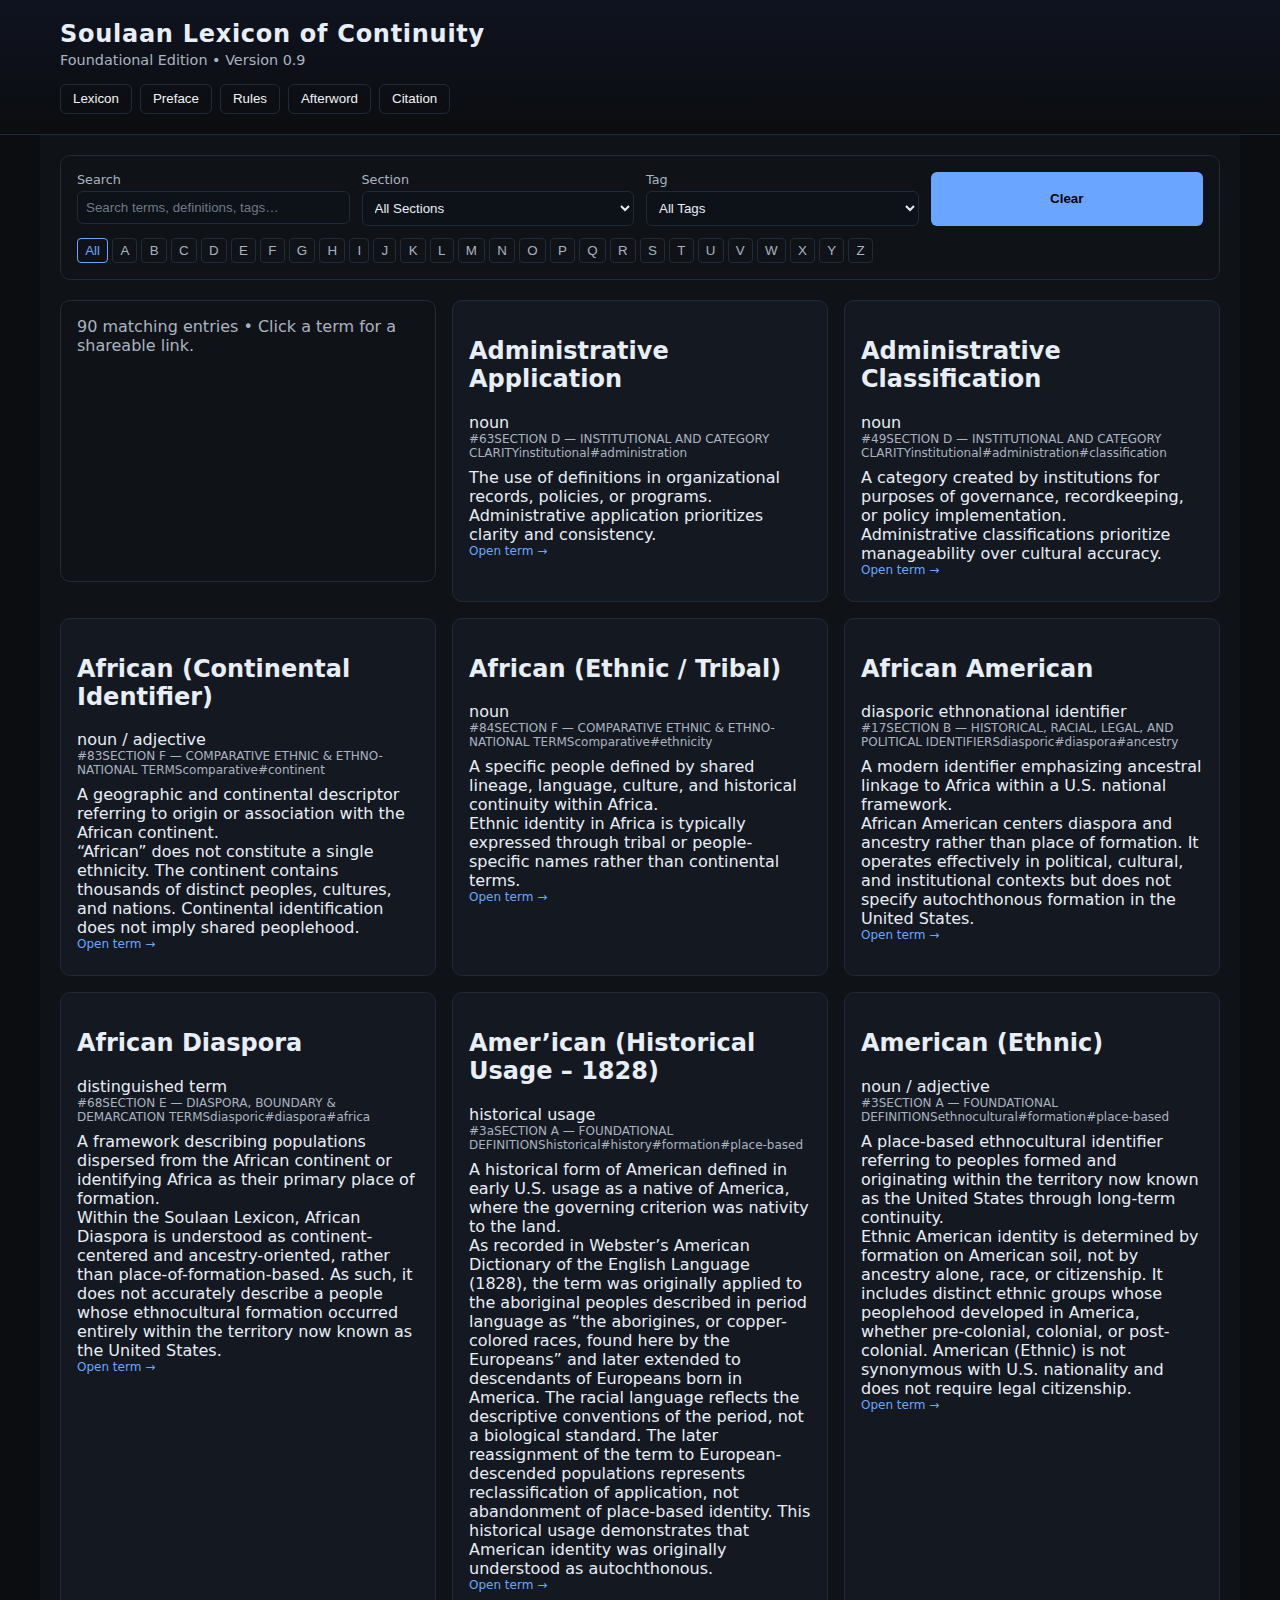
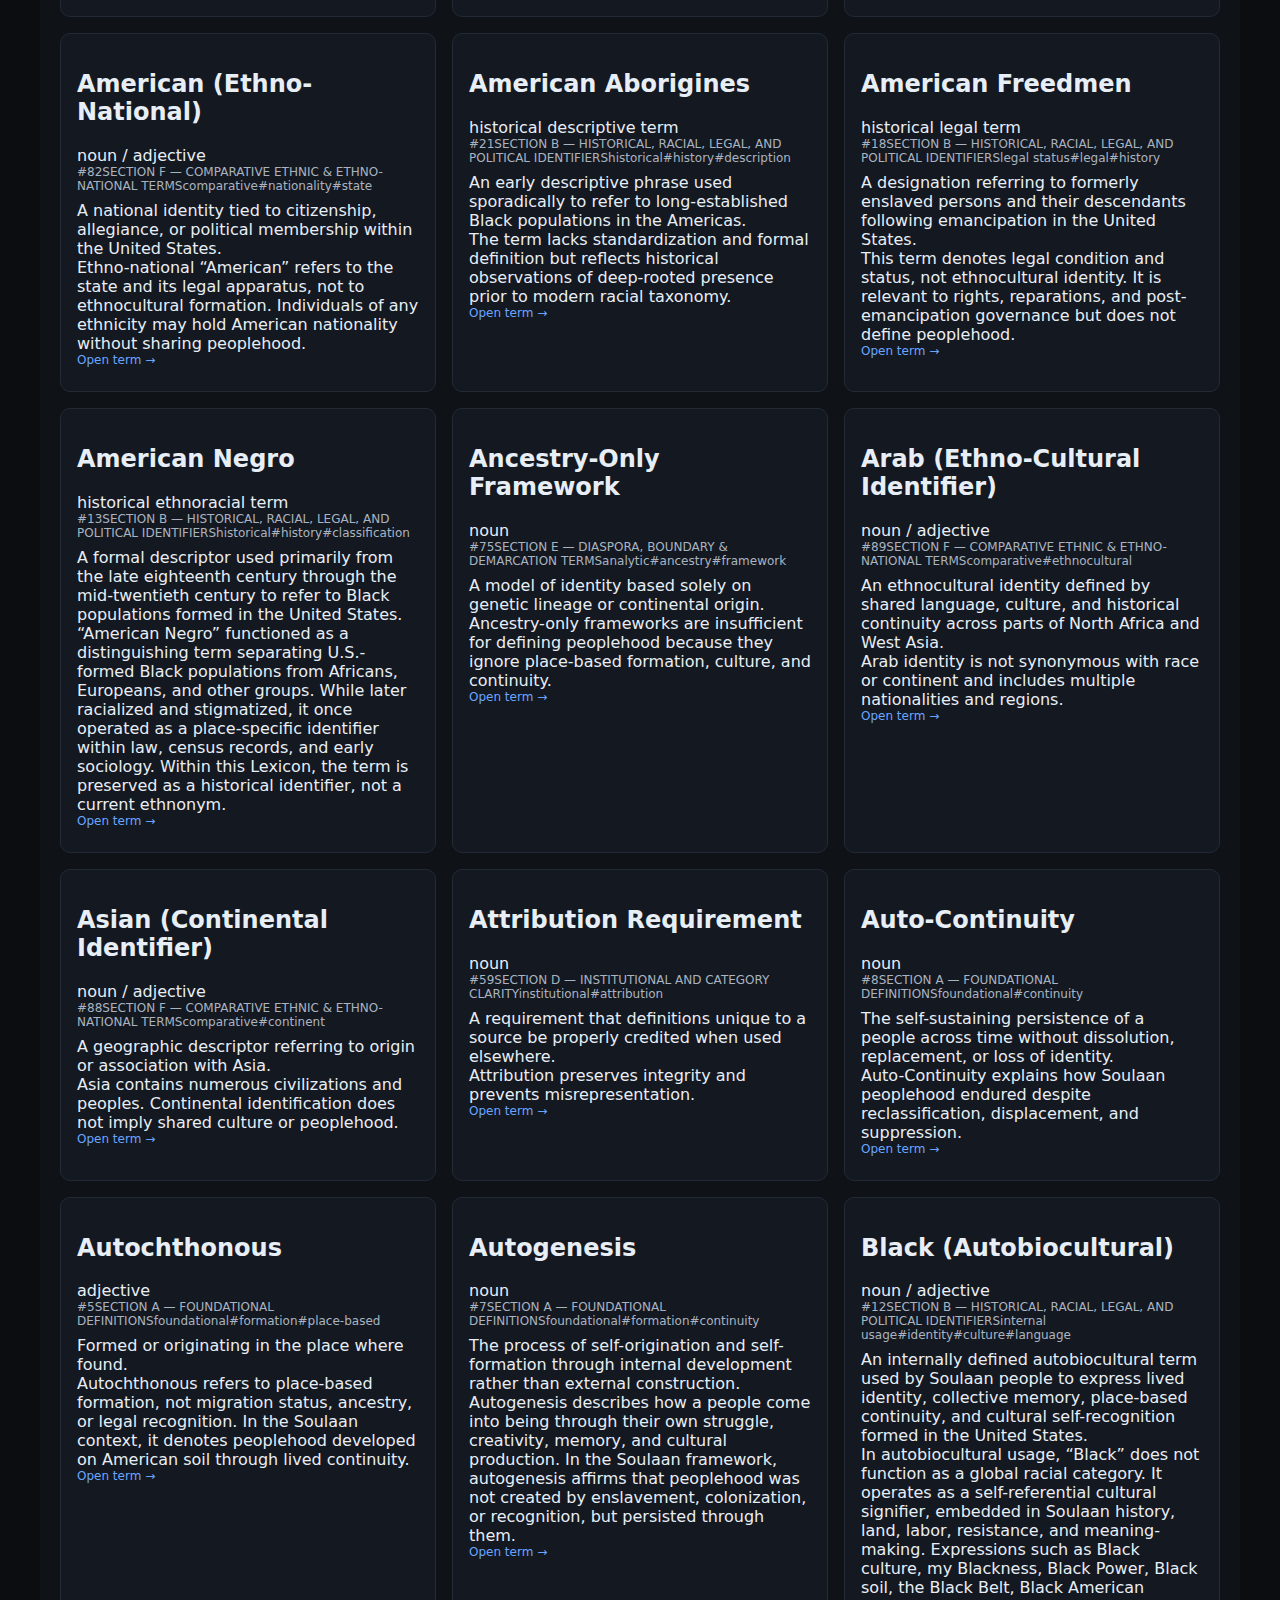
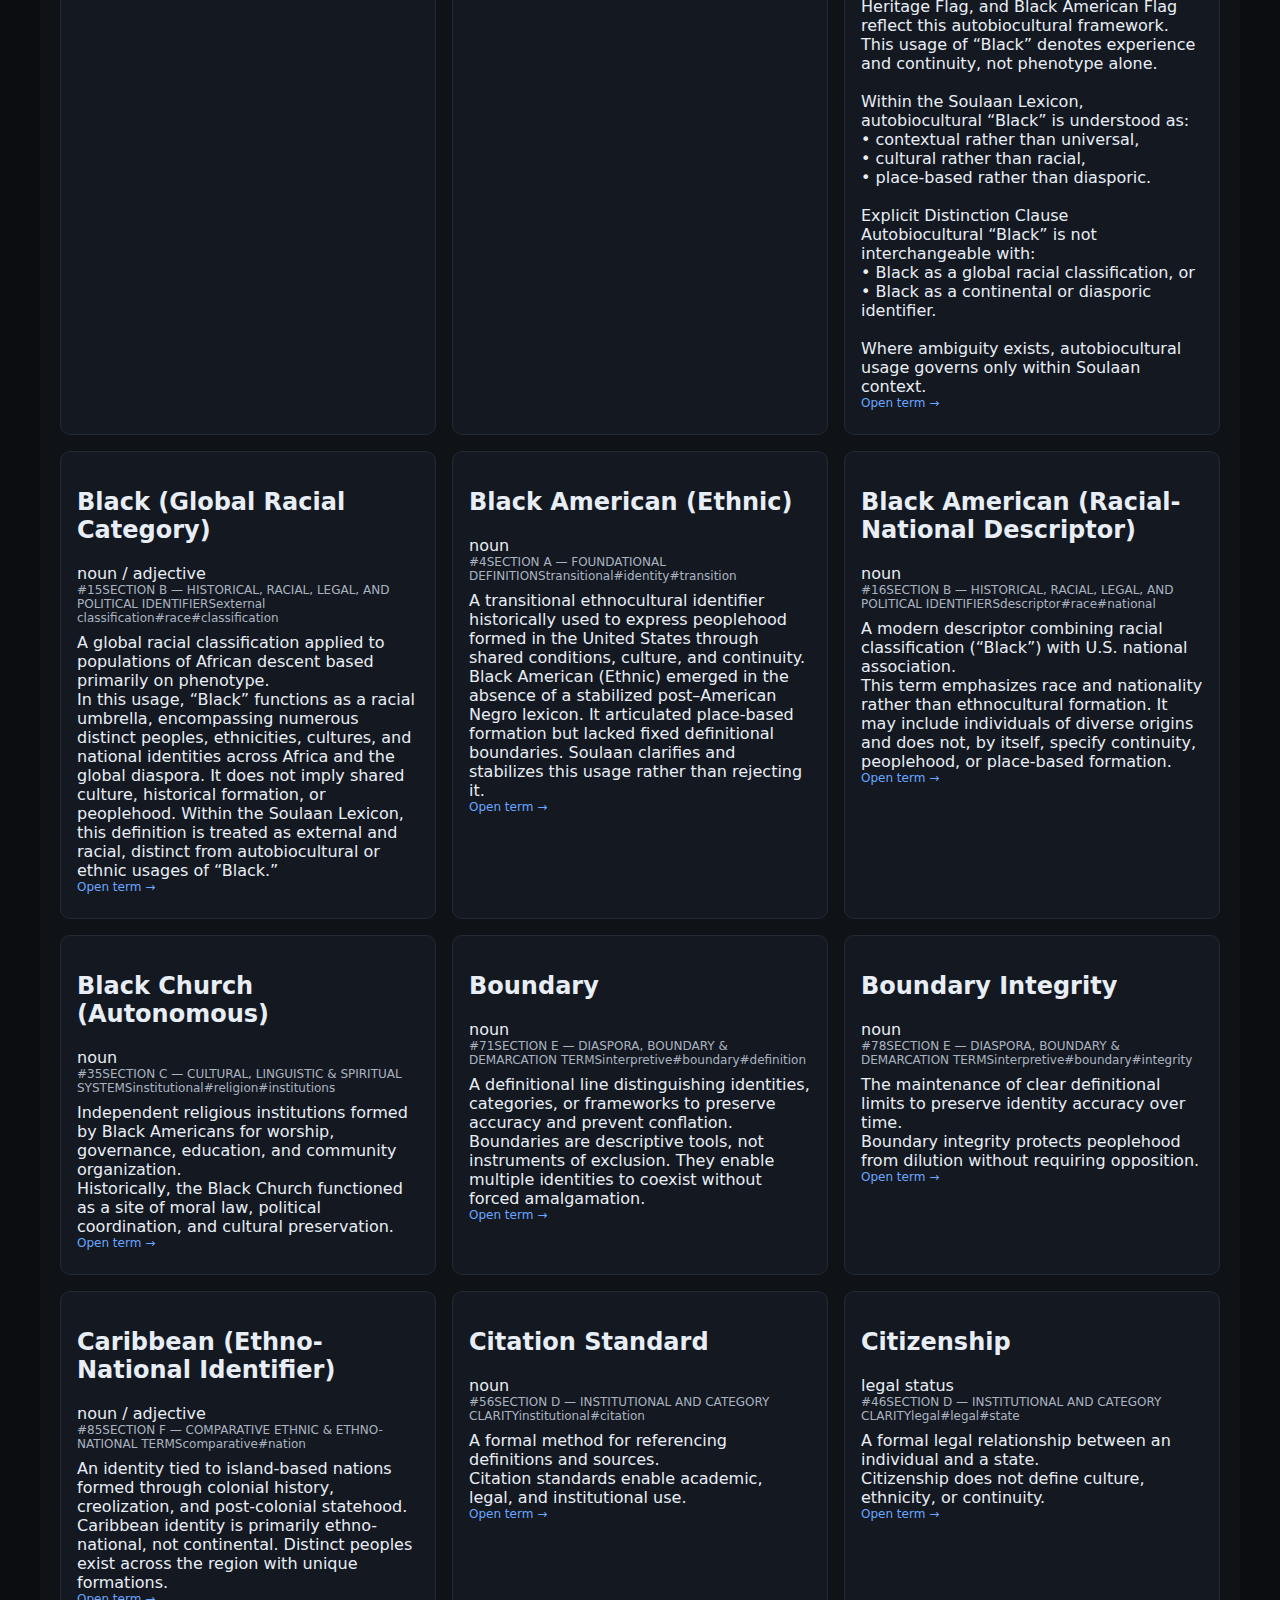
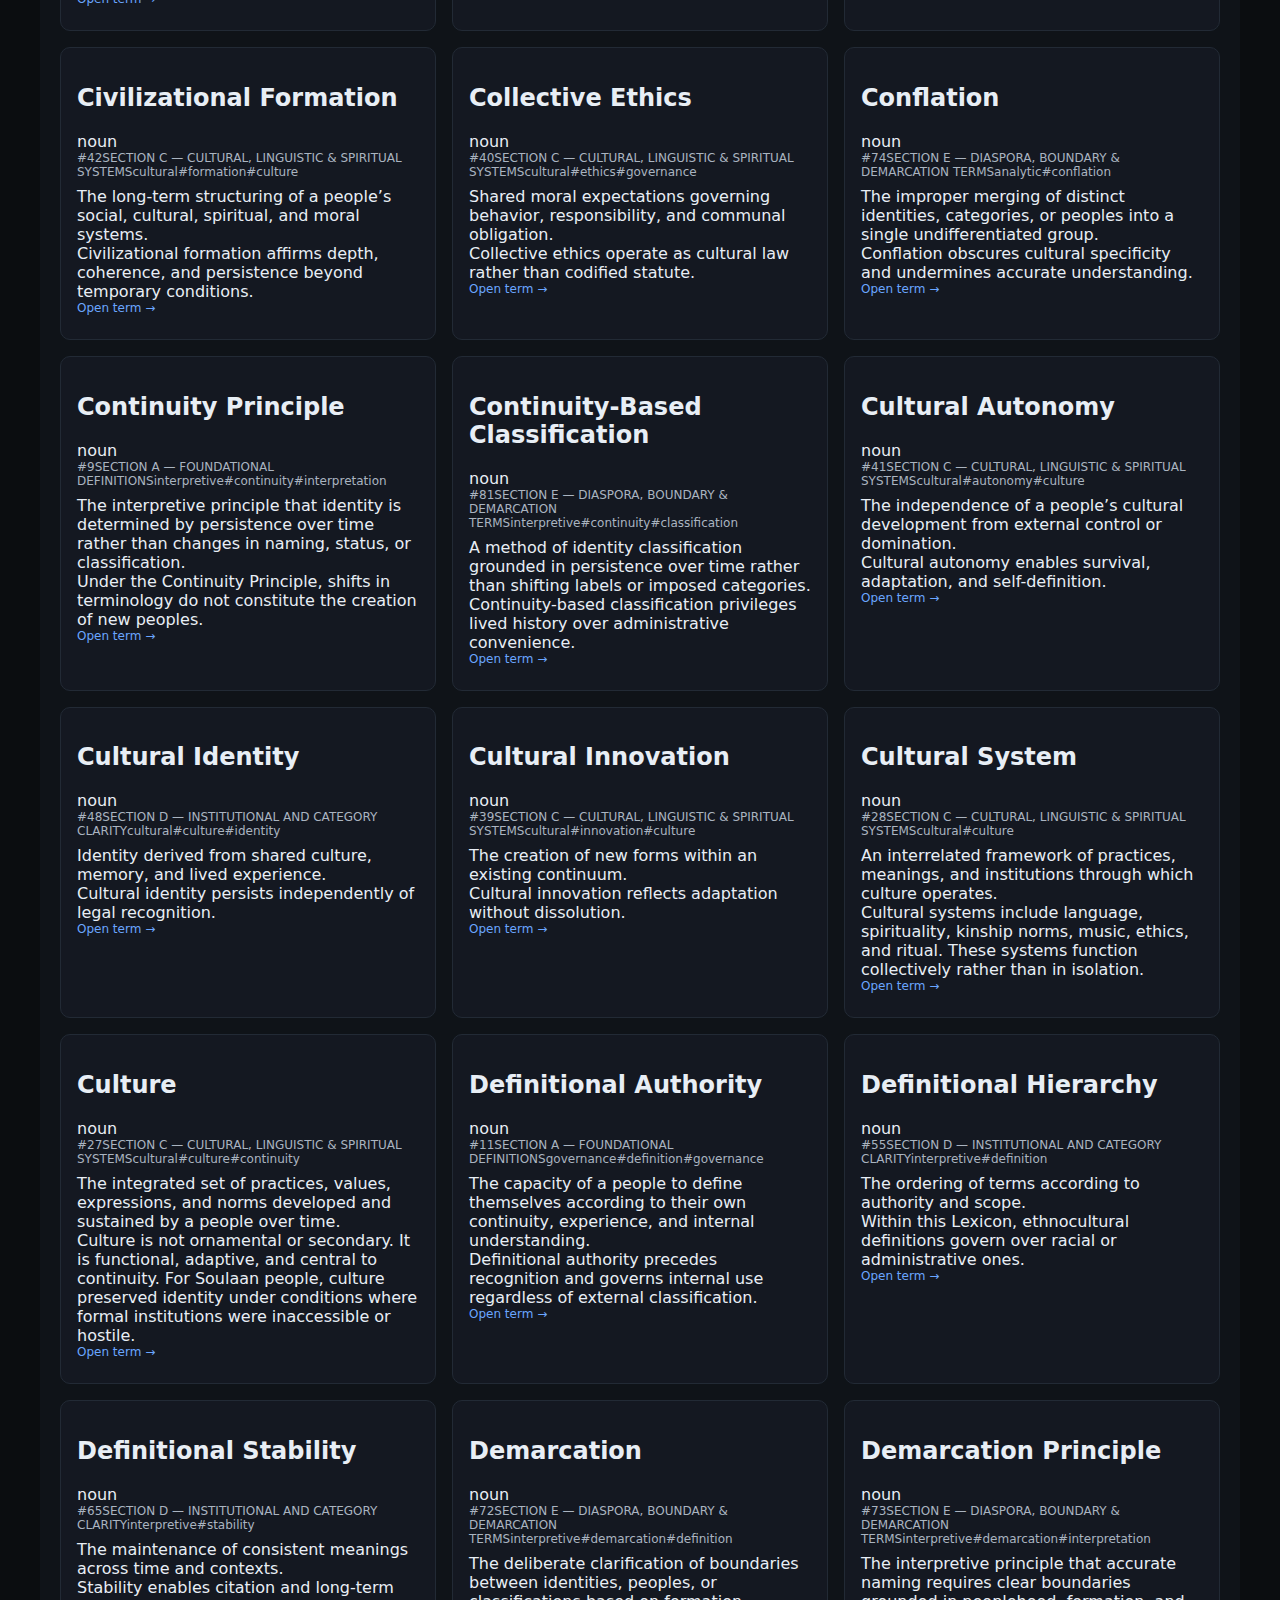
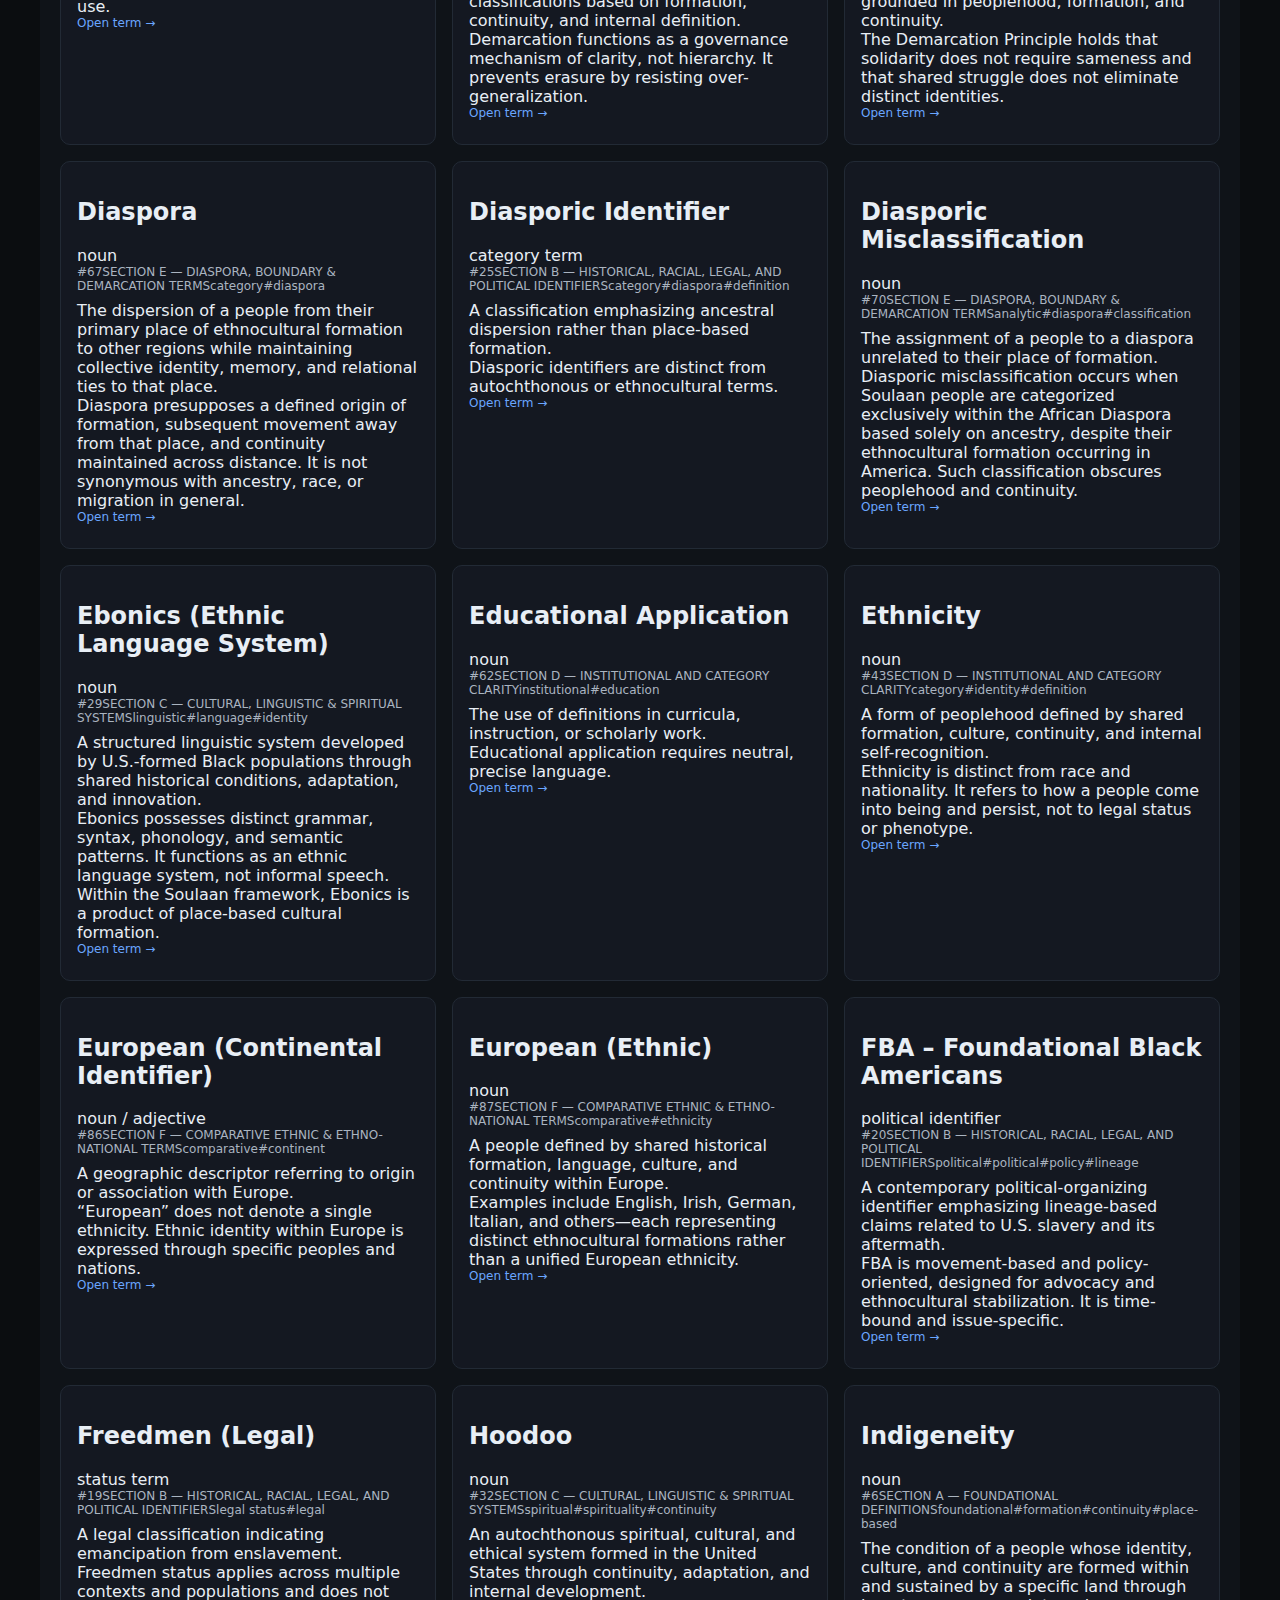
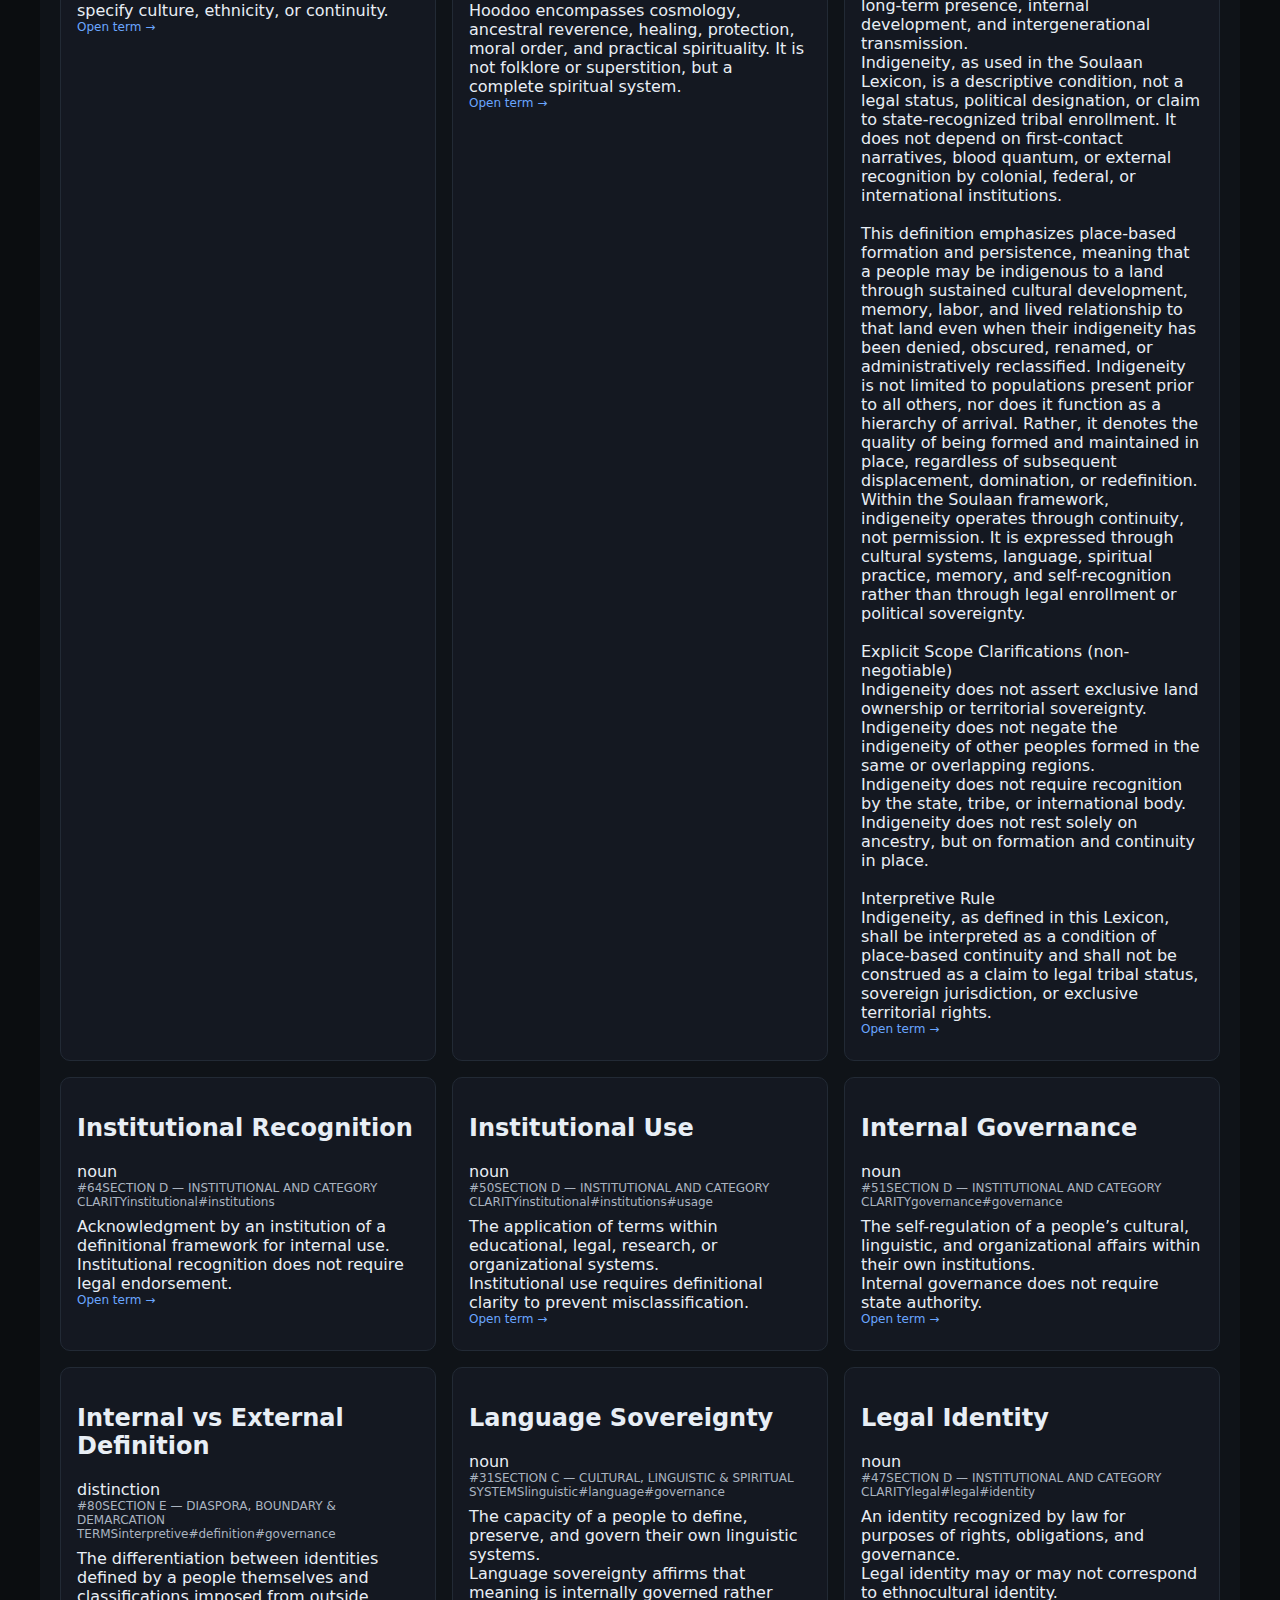
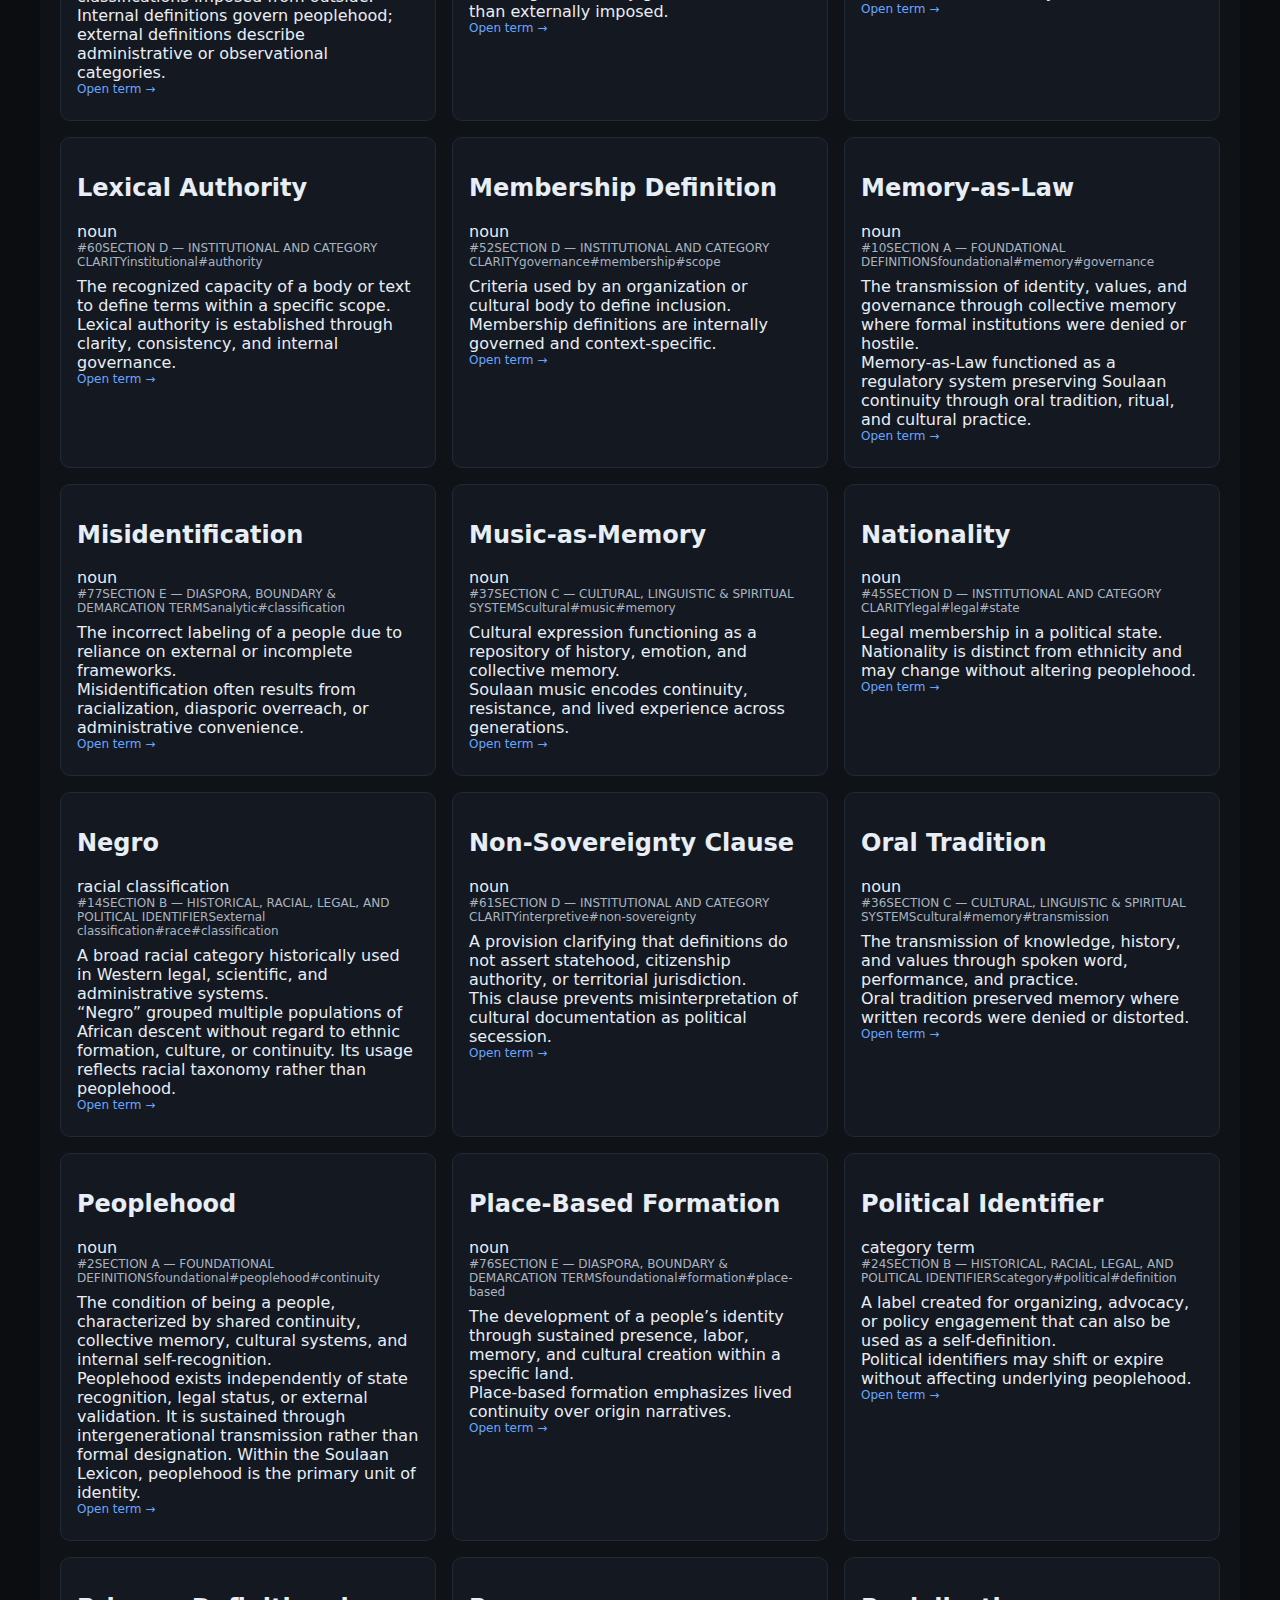
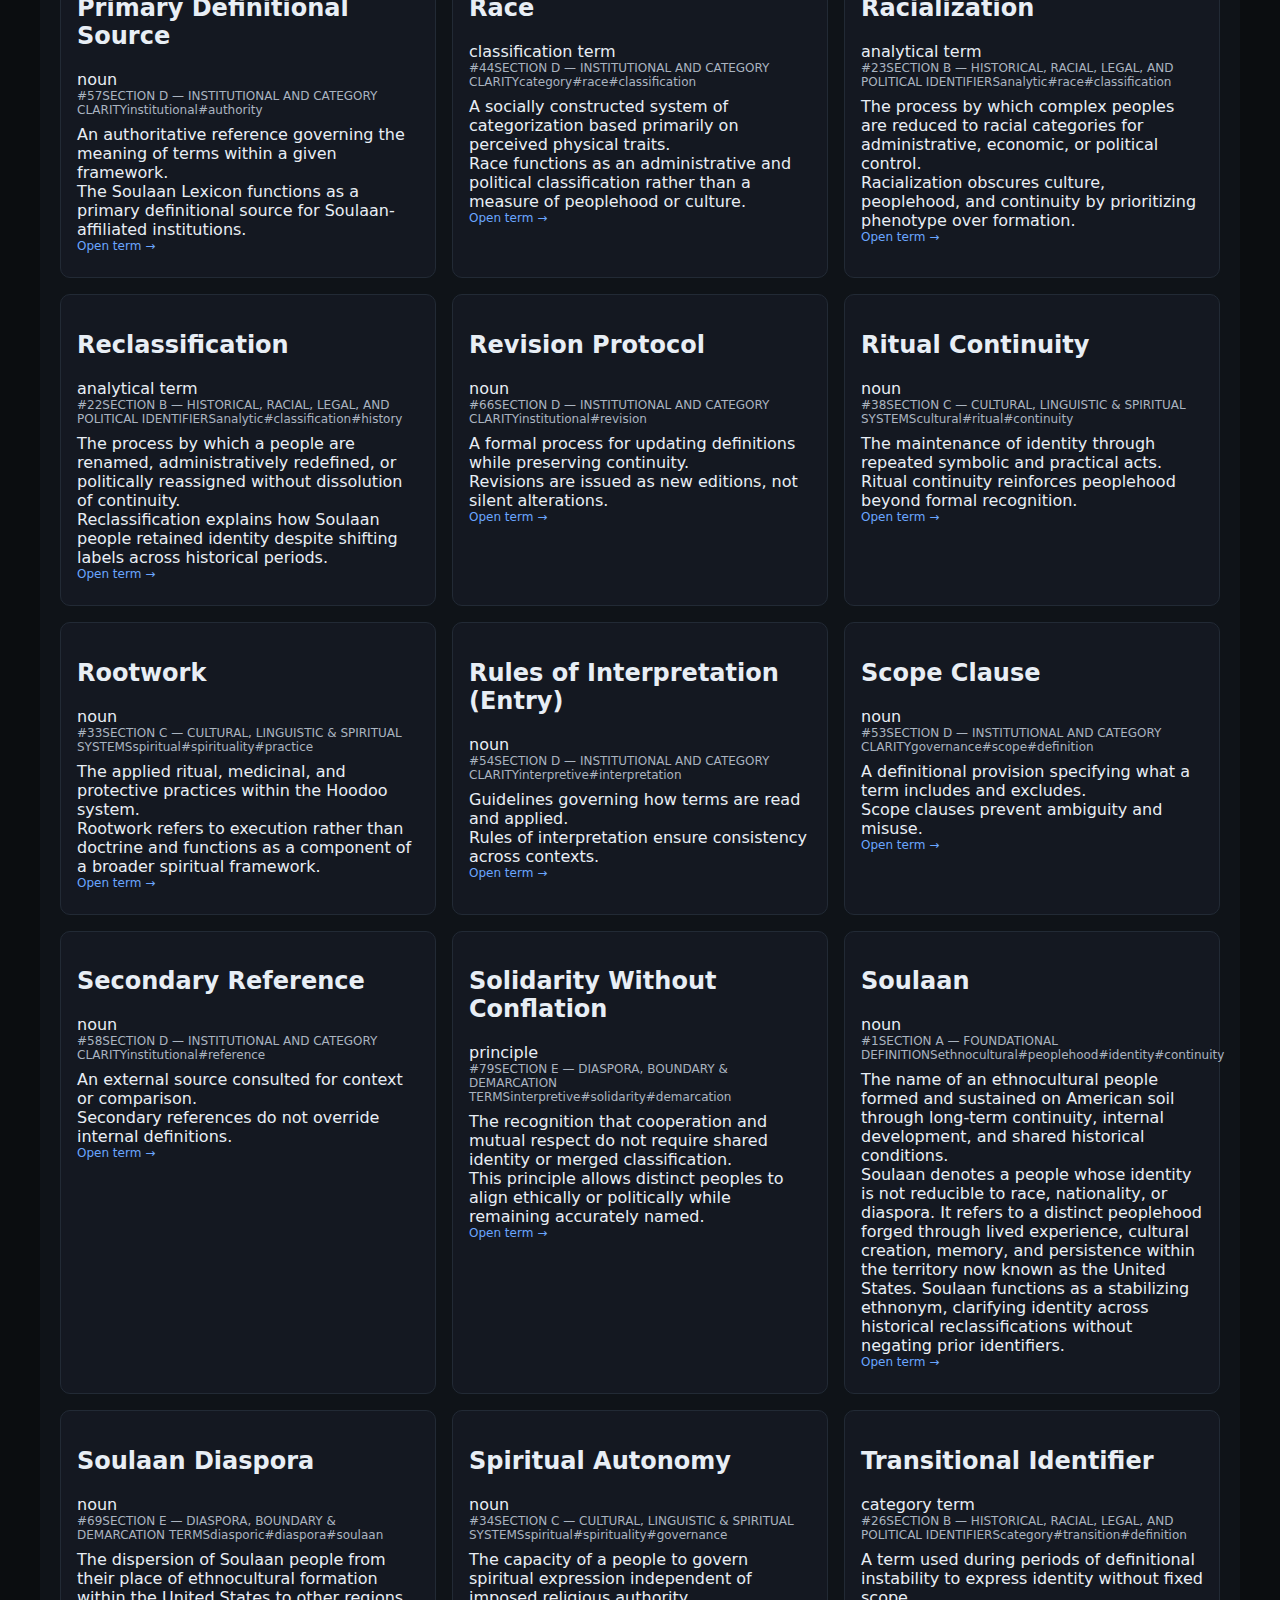
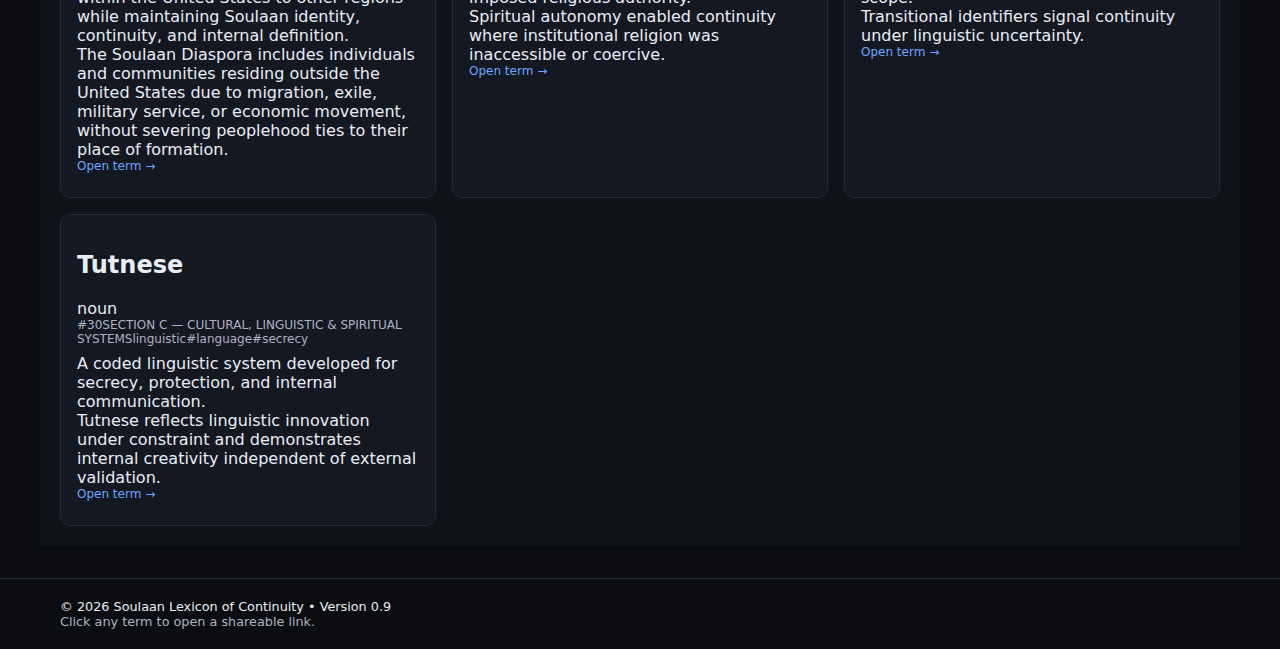
<file: index.html>
<!doctype html>
<html lang="en">
<head>
  <meta charset="utf-8" />
  <meta name="viewport" content="width=device-width,initial-scale=1" />
  <title>Soulaan Lexicon of Continuity</title>
  <meta name="description" content="Soulaan Lexicon of Continuity — definitional reference for peoplehood, continuity, culture, and classification." />
  <link rel="stylesheet" href="style.css" />
</head>
<body>

  <header class="site-header">
    <div class="wrap">
      <div class="brand">
        <div class="brand-title">Soulaan Lexicon of Continuity</div>
        <div class="brand-subtitle">Foundational Edition • Version 0.9</div>
      </div>

      <nav class="top-nav" aria-label="Primary navigation">
        <button class="nav-btn" data-view="home">Lexicon</button>
        <button class="nav-btn" data-view="preface">Preface</button>
        <button class="nav-btn" data-view="rules">Rules</button>
        <button class="nav-btn" data-view="afterword">Afterword</button>
        <button class="nav-btn" data-view="citation">Citation</button>
      </nav>
    </div>
  </header>

  <main class="wrap">

    <section id="controls" class="card controls" aria-label="Search and filters">
      <div class="controls-row">

        <label class="control">
          <span>Search</span>
          <input id="searchInput" type="search" placeholder="Search terms, definitions, tags…" autocomplete="off" />
        </label>

        <label class="control">
          <span>Section</span>
          <select id="sectionSelect">
            <option value="">All Sections</option>
          </select>
        </label>

        <label class="control">
          <span>Tag</span>
          <select id="tagSelect">
            <option value="">All Tags</option>
          </select>
        </label>

        <button id="clearBtn" class="btn" type="button">Clear</button>
      </div>

      <div class="az-row" id="azRow" aria-label="A to Z filter"></div>
    </section>

    <section id="content" class="content-grid">
      <!-- Content is rendered by app.js -->
    </section>

  </main>

  <footer class="site-footer">
    <div class="wrap">
      <div class="footer-line">
        © <span id="year"></span> Soulaan Lexicon of Continuity • Version 0.9
      </div>
      <div class="footer-line subtle">
        Click any term to open a shareable link.
      </div>
    </div>
  </footer>

  <script src="app.js"></script>
</body>
</html>
</file>
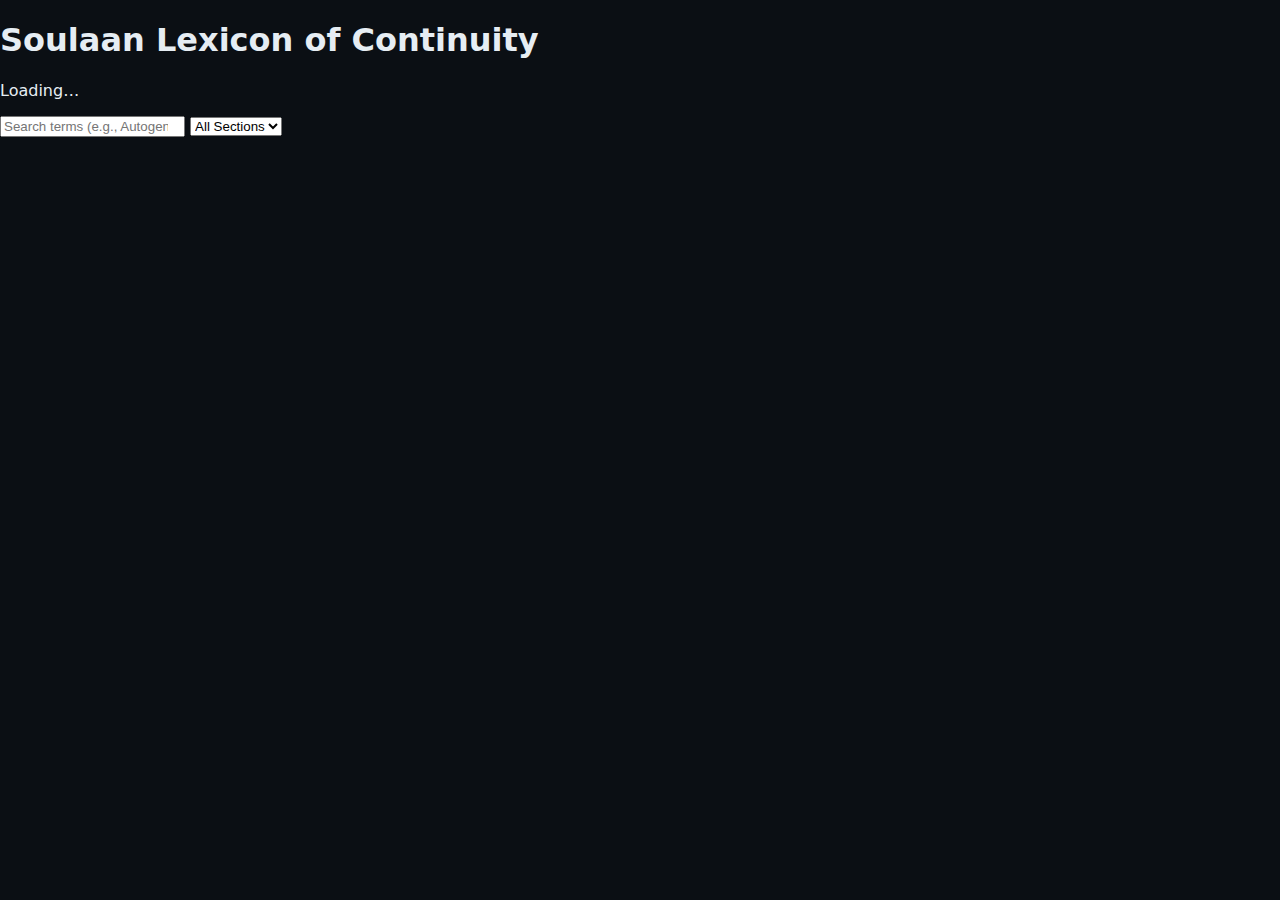
<file: docs/Index.html>
<!doctype html>
<html lang="en">
<head>
  <meta charset="utf-8" />
  <meta name="viewport" content="width=device-width,initial-scale=1" />
  <title>Soulaan Lexicon of Continuity</title>
  <link rel="stylesheet" href="./style.css" />
</head>
<body>
  <header class="wrap">
    <h1 id="title">Soulaan Lexicon of Continuity</h1>
    <p id="subtitle" class="muted">Loading…</p>

    <div class="controls">
      <input id="search" type="search" placeholder="Search terms (e.g., Autogenesis, Indigeneity, Reclassification)"/>
      <select id="sectionFilter">
        <option value="ALL">All Sections</option>
      </select>
    </div>
  </header>

  <main class="wrap">
    <div id="stats" class="muted"></div>
    <div id="results"></div>
  </main>

  <footer class="wrap muted">
    <div id="metaLine"></div>
  </footer>

  <script src="./app.js"></script>
</body>
</html>
</file>
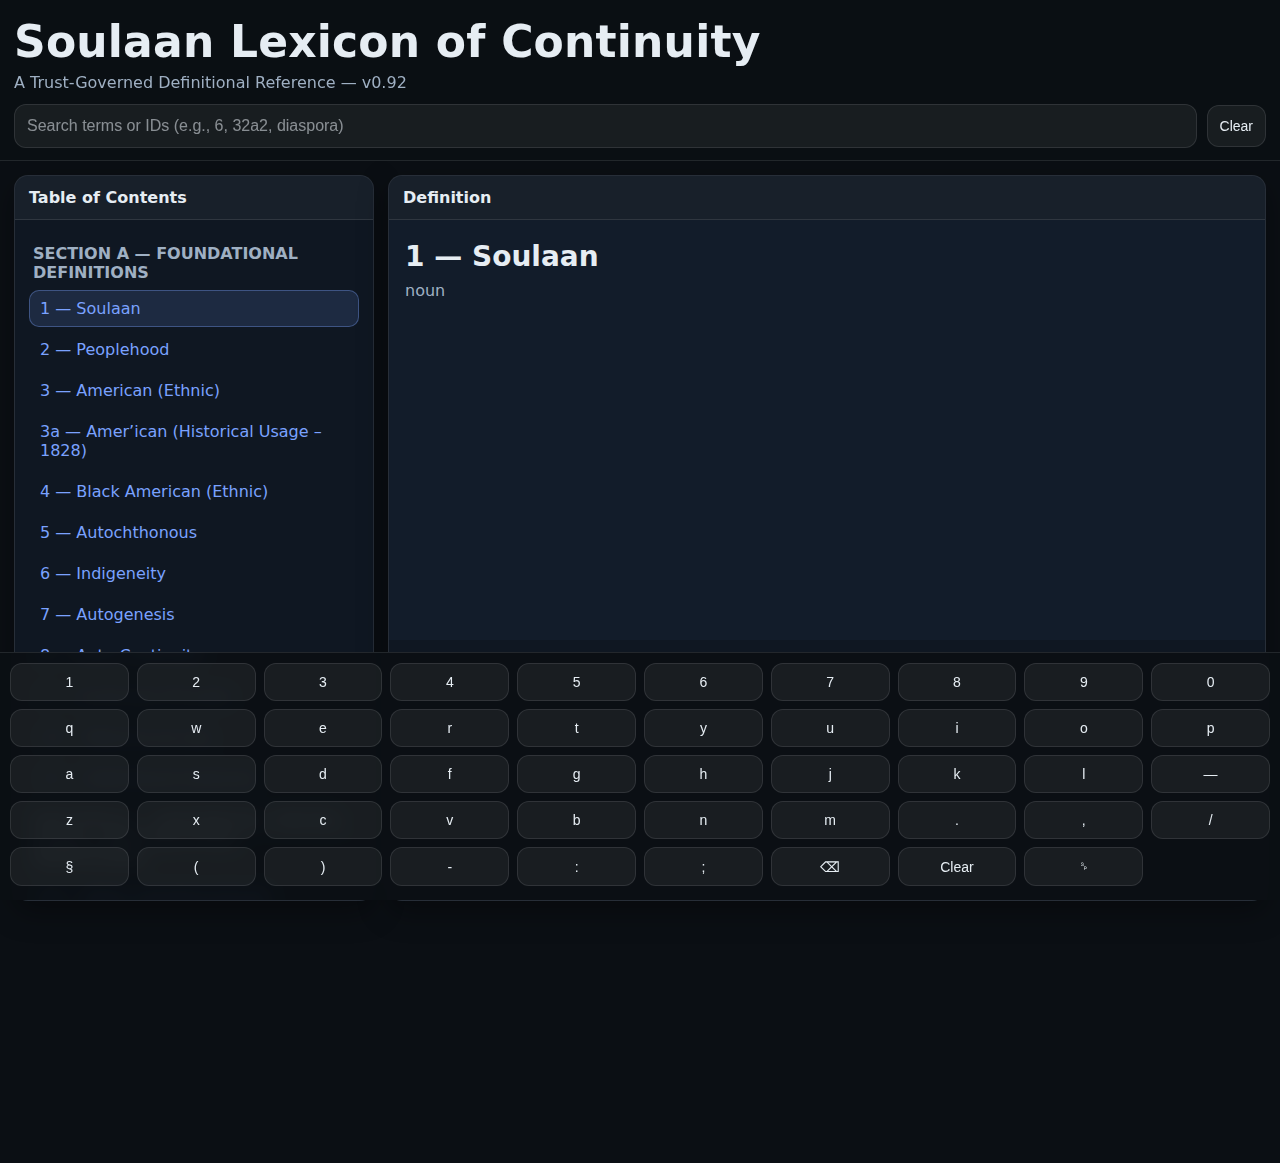
<file: docs/index.html>
<!doctype html>
<html lang="en">
<head>
  <meta charset="utf-8" />
  <meta name="viewport" content="width=device-width, initial-scale=1" />
  <title>Soulaan Lexicon of Continuity — v0.92</title>
  <link rel="stylesheet" href="style.css" />
  <script src="app.js" defer></script>
</head>

<body>
  <header class="topbar">
    <div class="brand">
      <h1>Soulaan Lexicon of Continuity</h1>
      <p class="subtitle">A Trust-Governed Definitional Reference — v0.92</p>
    </div>

    <div class="searchRow">
      <input id="searchInput" type="search" placeholder="Search terms or IDs (e.g., 6, 32a2, diaspora)" autocomplete="off" />
      <button id="clearBtn" type="button" title="Clear">Clear</button>
    </div>
  </header>

  <main class="layout">
    <aside class="left">
      <div class="panelTitle">Table of Contents</div>
      <nav id="toc" class="toc"></nav>
    </aside>

    <section class="right">
      <div class="panelTitle">Definition</div>
      <article id="content" class="content">
        <div class="emptyState">
          <h2>Ready.</h2>
          <p>Use the search bar or tap a term in the Table of Contents.</p>
        </div>
      </article>
    </section>
  </main>

  <!-- On-screen keyboard -->
  <section class="oskWrap">
    <div id="osk" class="osk" aria-label="On-screen keyboard"></div>
  </section>
</body>
</html>
</file>
<file: style.css>
:root {
  --bg: #0b0d10;
  --card: #141821;
  --ink: #f2f3f5;
  --muted: #9aa0aa;
  --accent: #cfa44a;
  --border: #262b38;
}

* {
  box-sizing: border-box;
}

html, body {
  margin: 0;
  padding: 0;
  background: var(--bg);
  color: var(--ink);
  font-family: system-ui, -apple-system, BlinkMacSystemFont, "Segoe UI",
               Roboto, Ubuntu, "Helvetica Neue", Arial, sans-serif;
}

a {
  color: var(--accent);
  text-decoration: none;
}

.wrap {
  max-width: 1200px;
  margin: 0 auto;
  padding: 1.25rem;
}

/* Header */

.site-header {
  background: linear-gradient(180deg, #0f1320, #0b0d10);
  border-bottom: 1px solid var(--border);
}

.brand-title {
  font-size: 1.5rem;
  font-weight: 700;
  letter-spacing: 0.03em;
}

.brand-subtitle {
  font-size: 0.9rem;
  color: var(--muted);
  margin-top: 0.25rem;
}

.top-nav {
  display: flex;
  gap: 0.5rem;
  flex-wrap: wrap;
  margin-top: 1rem;
}

.nav-btn {
  background: transparent;
  border: 1px solid var(--border);
  color: var(--ink);
  padding: 0.4rem 0.75rem;
  border-radius: 6px;
  cursor: pointer;
}

.nav-btn:hover {
  border-color: var(--accent);
  color: var(--accent);
}

/* Cards */

.card {
  background: var(--card);
  border: 1px solid var(--border);
  border-radius: 10px;
  padding: 1rem;
  margin-bottom: 1.25rem;
}

/* Controls */

.controls-row {
  display: grid;
  grid-template-columns: repeat(auto-fit, minmax(180px, 1fr));
  gap: 0.75rem;
}

.control span {
  display: block;
  font-size: 0.8rem;
  color: var(--muted);
  margin-bottom: 0.25rem;
}

input, select {
  width: 100%;
  padding: 0.5rem;
  background: #0b0d10;
  border: 1px solid var(--border);
  color: var(--ink);
  border-radius: 6px;
}

.btn {
  background: var(--accent);
  color: #000;
  border: none;
  border-radius: 6px;
  padding: 0.5rem;
  font-weight: 600;
  cursor: pointer;
}

.btn:hover {
  opacity: 0.9;
}

/* A–Z */

.az-row {
  display: flex;
  flex-wrap: wrap;
  gap: 0.25rem;
  margin-top: 0.75rem;
}

.az-row button {
  background: transparent;
  border: 1px solid var(--border);
  color: var(--muted);
  padding: 0.25rem 0.45rem;
  border-radius: 4px;
  cursor: pointer;
}

.az-row button.active,
.az-row button:hover {
  color: var(--accent);
  border-color: var(--accent);
}

/* Content */

.content-grid {
  display: grid;
  grid-template-columns: repeat(auto-fit, minmax(280px, 1fr));
  gap: 1rem;
}

.entry {
  background: var(--card);
  border: 1px solid var(--border);
  border-radius: 10px;
  padding: 1rem;
}

.entry h3 {
  margin: 0 0 0.25rem 0;
  font-size: 1.1rem;
}

.entry .meta {
  font-size: 0.75rem;
  color: var(--muted);
  margin-bottom: 0.5rem;
}

.entry p {
  font-size: 0.9rem;
  line-height: 1.5;
}

.tags {
  margin-top: 0.5rem;
  font-size: 0.75rem;
  color: var(--muted);
}

/* Footer */

.site-footer {
  border-top: 1px solid var(--border);
  margin-top: 2rem;
}

.footer-line {
  font-size: 0.8rem;
}

.subtle {
  color: var(--muted);
}
/* ===========================
   Dark theme (older black look)
   =========================== */
:root{
  --bg: #0b0d10;
  --panel: #0f1318;
  --panel2:#111821;
  --text:#e8eef5;
  --muted:#aab4c0;
  --border:#222a35;
  --accent:#6aa6ff;
  --shadow: 0 10px 30px rgba(0,0,0,.45);
}

html, body {
  background: var(--bg);
  color: var(--text);
}

a { color: var(--accent); }

header, .header, .topbar {
  background: linear-gradient(180deg, rgba(17,24,33,.95), rgba(11,13,16,.95));
  border-bottom: 1px solid var(--border);
}

input, textarea, select {
  background: #0d1219;
  color: var(--text);
  border: 1px solid var(--border);
  outline: none;
}

input::placeholder { color: rgba(170,180,192,.65); }

.card, .panel, .sidebar, .toc, main, .reader, .details, .definition-panel {
  background: var(--panel);
  border-color: var(--border);
}

/* ===========================
   FIX: mobile “skinny right panel”
   (force stack on phones)
   =========================== */
@media (max-width: 900px) {
  .layout,
  .app,
  .container,
  .shell,
  .columns,
  .grid,
  .content {
    display: block !important;
  }

  aside,
  .sidebar,
  .toc {
    width: 100% !important;
    max-width: 100% !important;
    border-right: none !important;
    border-bottom: 1px solid var(--border);
    position: static !important;
  }

  main,
  .main,
  .reader {
    width: 100% !important;
    max-width: 100% !important;
  }

  .panel,
  .detail,
  .details,
  .definition-panel,
  .term-panel {
    width: 100% !important;
    max-width: 100% !important;
    position: static !important;
    right: auto !important;
    left: auto !important;
    top: auto !important;
    height: auto !important;
    max-height: none !important;
    overflow: visible !important;
    border-left: none !important;
    border-top: 1px solid var(--border);
  }
}

/* ===========================
   On-screen keyboard styling
   =========================== */
.kbd-toggle{
  position: fixed;
  right: 14px;
  bottom: 14px;
  z-index: 9999;
  background: var(--panel2);
  color: var(--text);
  border: 1px solid var(--border);
  border-radius: 12px;
  padding: 10px 12px;
  box-shadow: var(--shadow);
  font-size: 18px;
}

.kbd{
  position: fixed;
  left: 0;
  right: 0;
  bottom: 0;
  z-index: 9998;
  background: rgba(10,12,15,.98);
  border-top: 1px solid var(--border);
  box-shadow: var(--shadow);
  transform: translateY(110%);
  transition: transform .18s ease;
  padding: 10px;
}

.kbd.open{
  transform: translateY(0);
}

.kbd-bar{
  display:flex;
  align-items:center;
  justify-content:space-between;
  gap: 10px;
  margin-bottom: 10px;
}

.kbd-title{
  font-weight: 700;
  color: var(--text);
}

.kbd-actions{
  display:flex;
  gap: 8px;
}

.kbd-btn{
  background: var(--panel2);
  color: var(--text);
  border: 1px solid var(--border);
  border-radius: 10px;
  padding: 8px 10px;
}

.kbd-rows{
  display:flex;
  flex-direction:column;
  gap: 8px;
}

.kbd-row{
  display:flex;
  gap: 8px;
  justify-content:center;
  flex-wrap: nowrap;
}

.kbd-key{
  flex: 1;
  min-width: 28px;
  background: #0f151d;
  color: var(--text);
  border: 1px solid var(--border);
  border-radius: 10px;
  padding: 10px 0;
  text-align:center;
  font-size: 16px;
}

.kbd-key.wide{
  flex: 1.2;
}

@media (max-width: 420px){
  .kbd-key{ font-size: 15px; padding: 9px 0; }
}
</file>
<file: docs/style.css>
:root{
  --bg: #0b0f14;
  --panel: #0f1722;
  --panel2: #121c2a;
  --text: #e6edf3;
  --muted: #9fb0c3;
  --link: #7aa2ff;
  --border: rgba(255,255,255,.10);
  --shadow: 0 10px 30px rgba(0,0,0,.35);
  --radius: 14px;
}

*{ box-sizing: border-box; }

html, body{
  margin: 0;
  padding: 0;
  background: var(--bg);
  color: var(--text);
  font-family: system-ui, -apple-system, Segoe UI, Roboto, Helvetica, Arial, sans-serif;
}

a{ color: var(--link); text-decoration: none; }
a:hover{ text-decoration: underline; }

.topbar{
  position: sticky;
  top: 0;
  z-index: 50;
  background: rgba(11,15,20,.92);
  backdrop-filter: blur(10px);
  border-bottom: 1px solid var(--border);
  padding: 16px 14px 12px;
}

.brand h1{
  margin: 0 0 6px;
  font-size: clamp(26px, 4vw, 44px);
  letter-spacing: .2px;
}

.subtitle{
  margin: 0 0 12px;
  color: var(--muted);
}

.searchRow{
  display: flex;
  gap: 10px;
  align-items: center;
}

#searchInput{
  flex: 1;
  background: rgba(255,255,255,.06);
  color: var(--text);
  border: 1px solid var(--border);
  border-radius: 12px;
  padding: 12px 12px;
  font-size: 16px;
  outline: none;
}

#searchInput::placeholder{
  color: rgba(230,237,243,.55);
}

#clearBtn{
  background: rgba(255,255,255,.06);
  color: var(--text);
  border: 1px solid var(--border);
  border-radius: 12px;
  padding: 12px 12px;
  font-size: 14px;
}

.layout{
  display: grid;
  grid-template-columns: 360px 1fr;
  gap: 14px;
  padding: 14px;
  max-width: 1400px;
  margin: 0 auto;
}

.left, .right{
  background: var(--panel);
  border: 1px solid var(--border);
  border-radius: var(--radius);
  box-shadow: var(--shadow);
  overflow: hidden;
}

.panelTitle{
  padding: 12px 14px;
  font-weight: 650;
  border-bottom: 1px solid var(--border);
  background: rgba(255,255,255,.04);
}

.toc{
  padding: 10px 12px 18px;
  max-height: calc(100vh - 220px);
  overflow: auto;
}

.toc .groupTitle{
  color: var(--muted);
  font-weight: 650;
  margin: 14px 6px 8px;
}

.toc a{
  display: block;
  padding: 8px 10px;
  margin: 4px 2px;
  border-radius: 10px;
  border: 1px solid transparent;
}

.toc a:hover{
  background: rgba(255,255,255,.06);
  border-color: var(--border);
}

.toc a.active{
  background: rgba(122,162,255,.14);
  border-color: rgba(122,162,255,.35);
}

.content{
  padding: 14px 16px 90px;
  background: var(--panel2);
  min-height: 420px;
}

.termTitle{
  margin: 6px 0 8px;
  font-size: 28px;
}

.termMeta{
  color: var(--muted);
  margin: 0 0 12px;
}

.termBody{
  line-height: 1.55;
  white-space: pre-wrap;
}

.emptyState{
  color: var(--muted);
  padding: 10px 0;
}

.oskWrap{
  position: sticky;
  bottom: 0;
  z-index: 60;
  background: rgba(11,15,20,.92);
  border-top: 1px solid var(--border);
  backdrop-filter: blur(10px);
}

.osk{
  display: grid;
  grid-template-columns: repeat(10, 1fr);
  gap: 8px;
  padding: 10px 10px 14px;
  max-width: 1400px;
  margin: 0 auto;
}

.osk button{
  padding: 10px 6px;
  border-radius: 12px;
  border: 1px solid var(--border);
  background: rgba(255,255,255,.06);
  color: var(--text);
  font-size: 14px;
}

.osk button:active{
  transform: translateY(1px);
}

/* Mobile: one column, no skinny definition strip */
@media (max-width: 900px){
  .layout{
    grid-template-columns: 1fr;
    padding: 10px;
  }
  .toc{
    max-height: none;
  }
}
</file>
